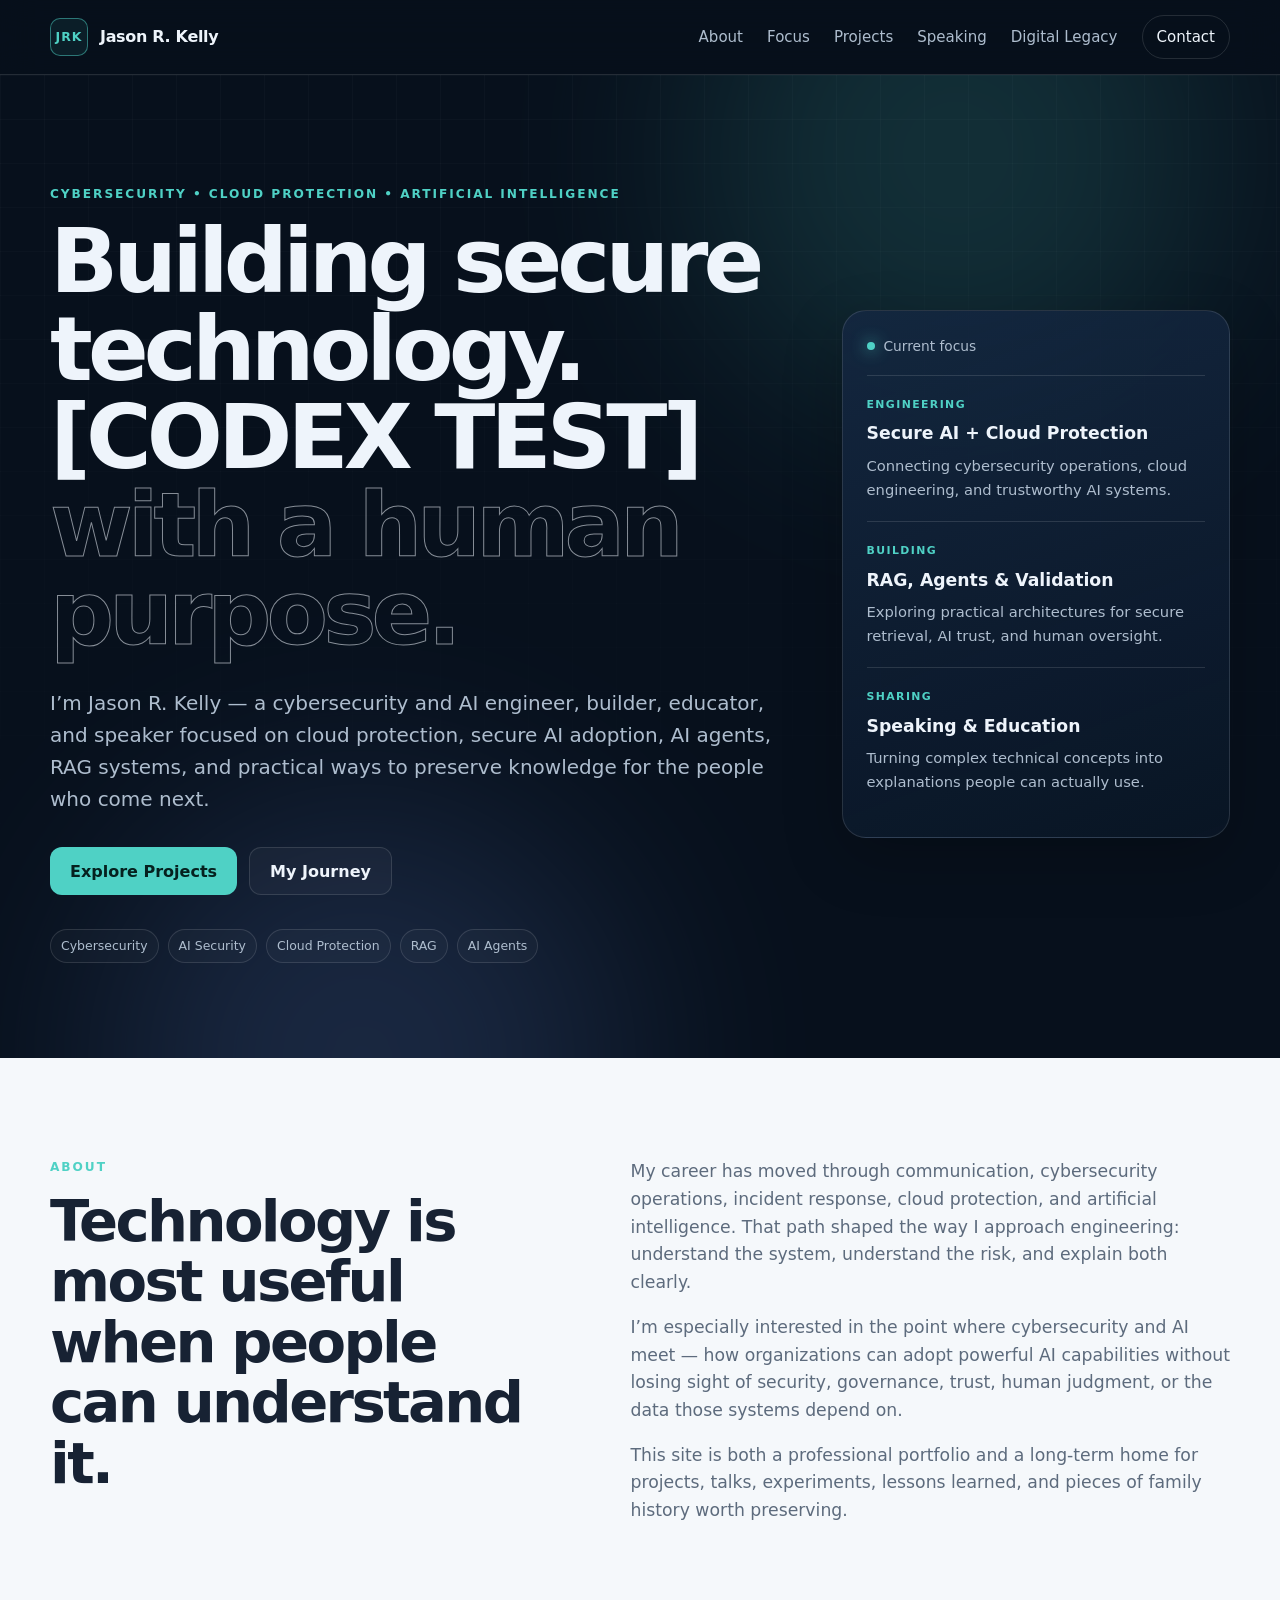
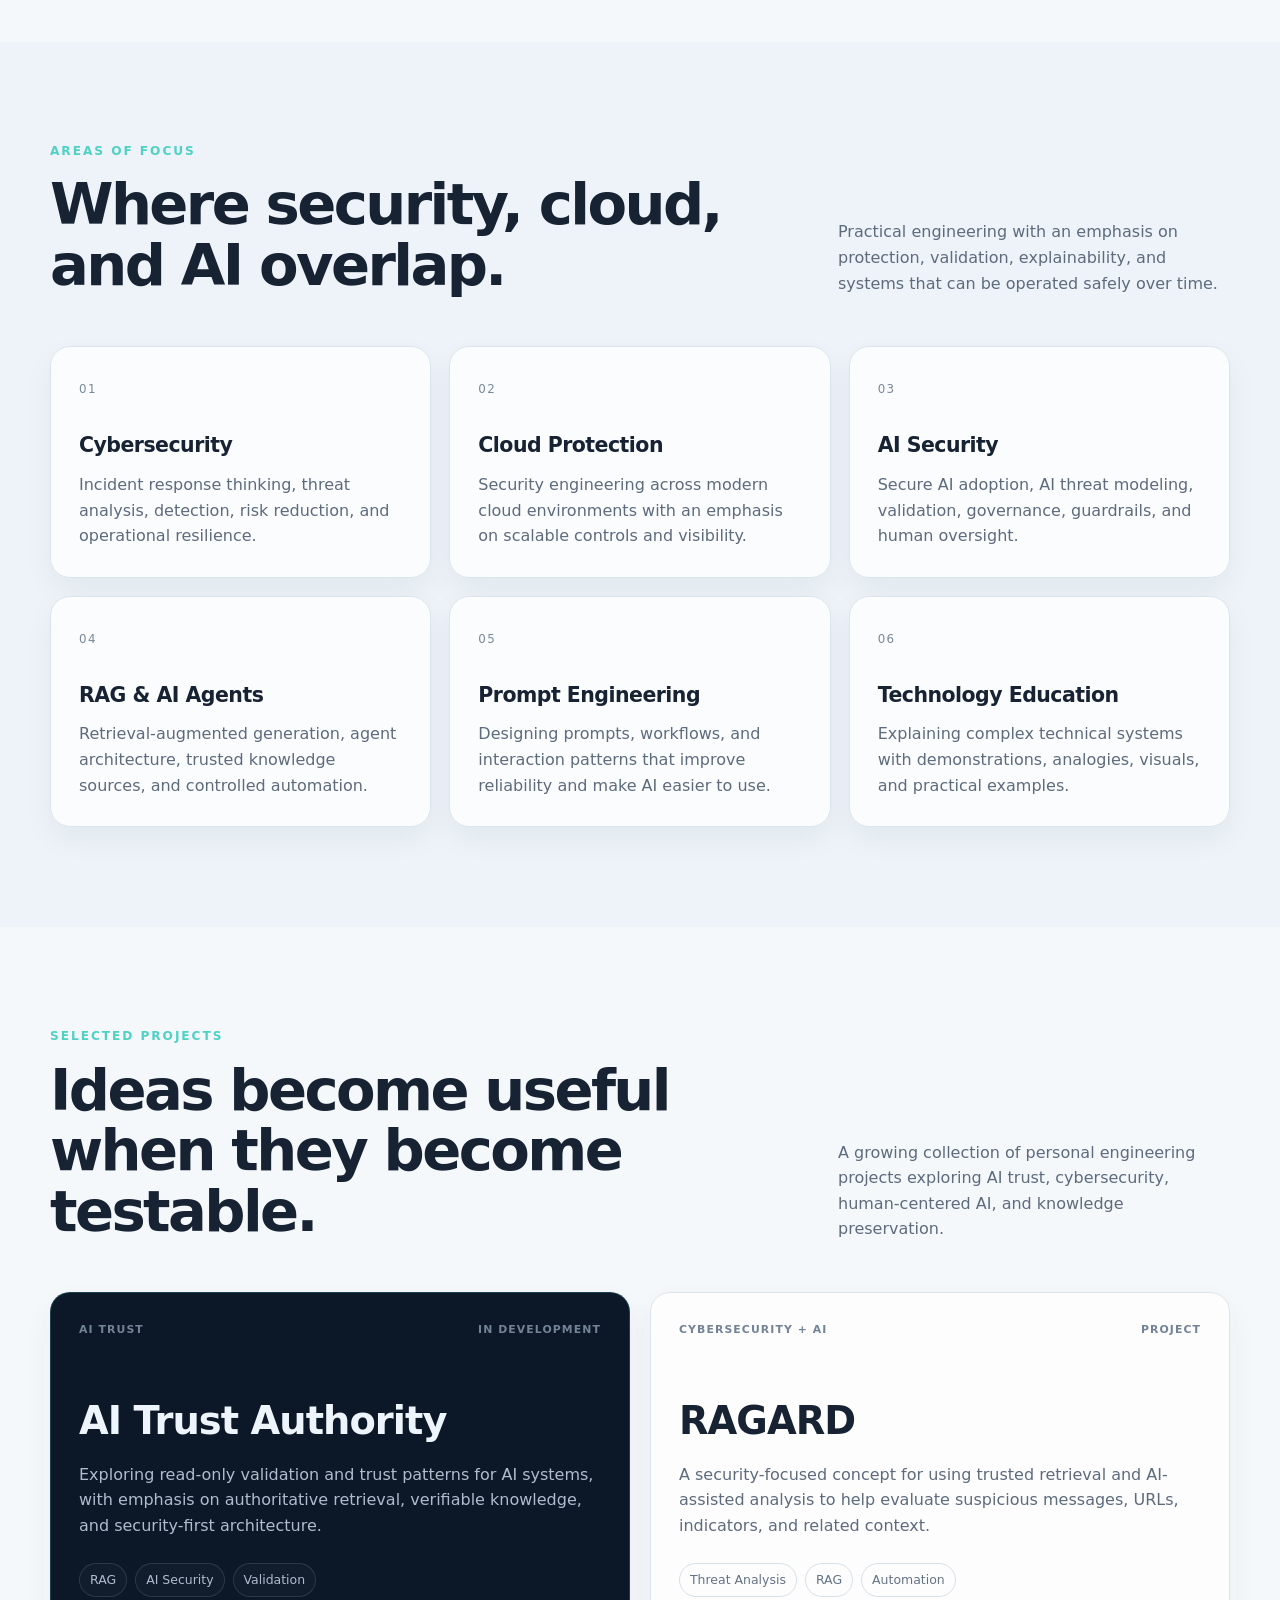
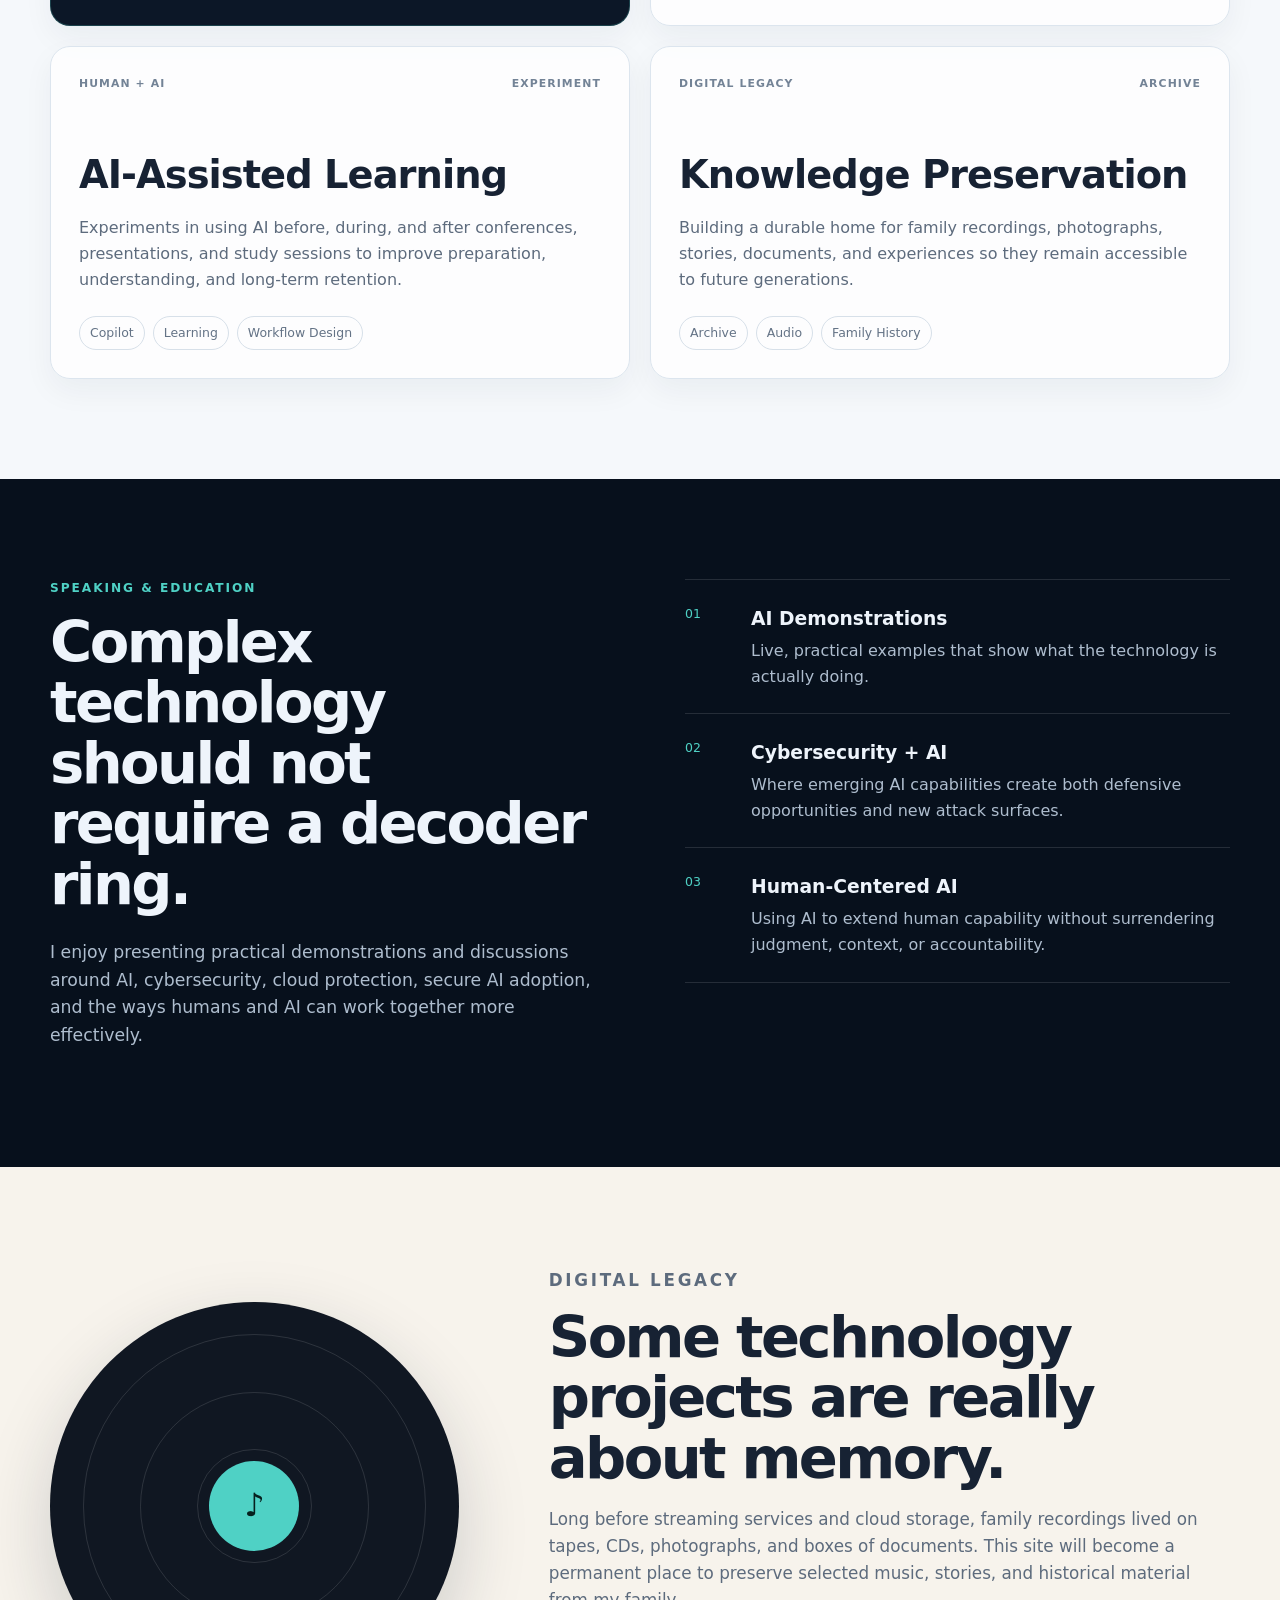
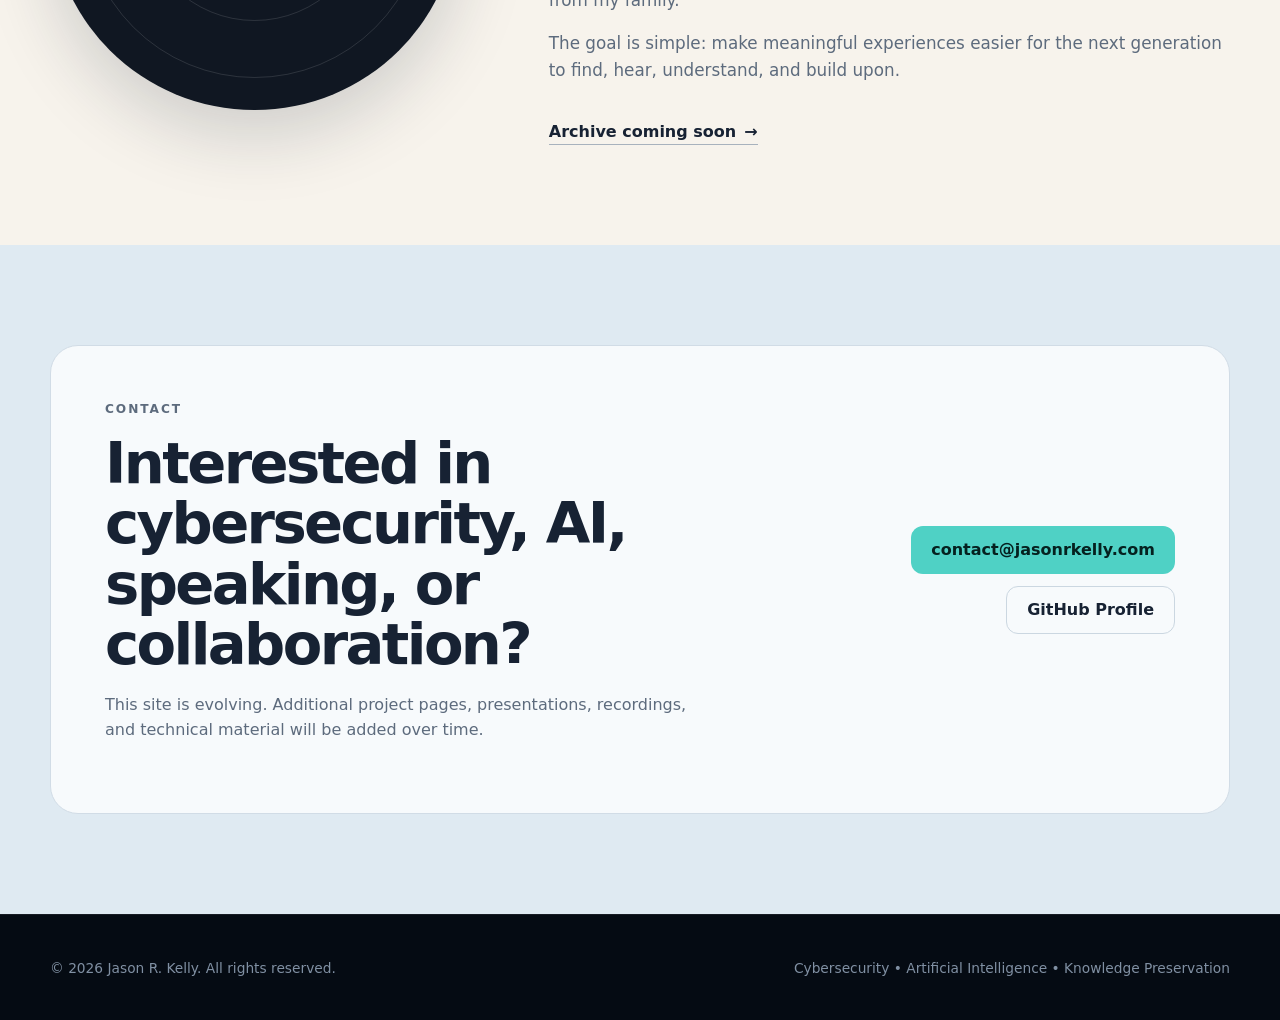
<file: index.html>
<!doctype html>
<html lang="en">
<head>
  <meta charset="utf-8" />
  <meta name="viewport" content="width=device-width, initial-scale=1" />
  <meta name="description" content="Jason R. Kelly — cybersecurity, cloud protection, artificial intelligence, AI security, projects, speaking, and digital knowledge preservation." />
  <meta name="theme-color" content="#08111f" />
  <title>Jason R. Kelly | Cybersecurity Engineer • AI Builder • Speaker</title>
  <link rel="stylesheet" href="assets/styles.css" />
</head>
<body>
  <a class="skip-link" href="#main">Skip to content</a>

  <header class="site-header">
    <div class="container header-inner">
      <a class="brand" href="#top" aria-label="Jason R. Kelly home">
        <span class="brand-mark">JRK</span>
        <span class="brand-name">Jason R. Kelly</span>
      </a>

      <button class="menu-toggle" type="button" aria-expanded="false" aria-controls="site-nav">
        <span class="sr-only">Toggle navigation</span>
        <span></span><span></span><span></span>
      </button>

      <nav id="site-nav" class="site-nav" aria-label="Primary navigation">
        <a href="#about">About</a>
        <a href="#focus">Focus</a>
        <a href="#projects">Projects</a>
        <a href="#speaking">Speaking</a>
        <a href="#legacy">Digital Legacy</a>
        <a class="nav-cta" href="#contact">Contact</a>
      </nav>
    </div>
  </header>

  <main id="main">
    <section id="top" class="hero">
      <div class="hero-glow hero-glow-one"></div>
      <div class="hero-glow hero-glow-two"></div>

      <div class="container hero-grid">
        <div class="hero-copy">
          <p class="eyebrow">Cybersecurity • Cloud Protection • Artificial Intelligence</p>
                  <h1>
            Building secure technology. [CODEX TEST]
            <span>with a human purpose.</span>
          </h1>
          <p class="hero-lead">
            I’m Jason R. Kelly — a cybersecurity and AI engineer, builder, educator, and speaker
            focused on cloud protection, secure AI adoption, AI agents, RAG systems, and practical
            ways to preserve knowledge for the people who come next.
          </p>

          <div class="hero-actions">
            <a class="button primary" href="#projects">Explore Projects</a>
            <a class="button secondary" href="#about">My Journey</a>
          </div>

          <div class="hero-tags" aria-label="Areas of expertise">
            <span>Cybersecurity</span>
            <span>AI Security</span>
            <span>Cloud Protection</span>
            <span>RAG</span>
            <span>AI Agents</span>
          </div>
        </div>

        <aside class="hero-panel" aria-label="Professional summary">
          <div class="panel-topline">
            <span class="status-dot"></span>
            <span>Current focus</span>
          </div>
          <div class="signal-card">
            <span class="signal-label">Engineering</span>
            <strong>Secure AI + Cloud Protection</strong>
            <p>Connecting cybersecurity operations, cloud engineering, and trustworthy AI systems.</p>
          </div>
          <div class="signal-card">
            <span class="signal-label">Building</span>
            <strong>RAG, Agents & Validation</strong>
            <p>Exploring practical architectures for secure retrieval, AI trust, and human oversight.</p>
          </div>
          <div class="signal-card">
            <span class="signal-label">Sharing</span>
            <strong>Speaking & Education</strong>
            <p>Turning complex technical concepts into explanations people can actually use.</p>
          </div>
        </aside>
      </div>
    </section>

    <section id="about" class="section">
      <div class="container two-column">
        <div>
          <p class="section-kicker">About</p>
          <h2>Technology is most useful when people can understand it.</h2>
        </div>
        <div class="prose">
          <p>
            My career has moved through communication, cybersecurity operations, incident response,
            cloud protection, and artificial intelligence. That path shaped the way I approach
            engineering: understand the system, understand the risk, and explain both clearly.
          </p>
          <p>
            I’m especially interested in the point where cybersecurity and AI meet — how organizations
            can adopt powerful AI capabilities without losing sight of security, governance, trust,
            human judgment, or the data those systems depend on.
          </p>
          <p>
            This site is both a professional portfolio and a long-term home for projects, talks,
            experiments, lessons learned, and pieces of family history worth preserving.
          </p>
        </div>
      </div>
    </section>

    <section id="focus" class="section section-muted">
      <div class="container">
        <div class="section-heading">
          <div>
            <p class="section-kicker">Areas of Focus</p>
            <h2>Where security, cloud, and AI overlap.</h2>
          </div>
          <p>
            Practical engineering with an emphasis on protection, validation, explainability, and
            systems that can be operated safely over time.
          </p>
        </div>

        <div class="card-grid focus-grid">
          <article class="card">
            <span class="card-number">01</span>
            <h3>Cybersecurity</h3>
            <p>Incident response thinking, threat analysis, detection, risk reduction, and operational resilience.</p>
          </article>
          <article class="card">
            <span class="card-number">02</span>
            <h3>Cloud Protection</h3>
            <p>Security engineering across modern cloud environments with an emphasis on scalable controls and visibility.</p>
          </article>
          <article class="card">
            <span class="card-number">03</span>
            <h3>AI Security</h3>
            <p>Secure AI adoption, AI threat modeling, validation, governance, guardrails, and human oversight.</p>
          </article>
          <article class="card">
            <span class="card-number">04</span>
            <h3>RAG & AI Agents</h3>
            <p>Retrieval-augmented generation, agent architecture, trusted knowledge sources, and controlled automation.</p>
          </article>
          <article class="card">
            <span class="card-number">05</span>
            <h3>Prompt Engineering</h3>
            <p>Designing prompts, workflows, and interaction patterns that improve reliability and make AI easier to use.</p>
          </article>
          <article class="card">
            <span class="card-number">06</span>
            <h3>Technology Education</h3>
            <p>Explaining complex technical systems with demonstrations, analogies, visuals, and practical examples.</p>
          </article>
        </div>
      </div>
    </section>

    <section id="projects" class="section">
      <div class="container">
        <div class="section-heading">
          <div>
            <p class="section-kicker">Selected Projects</p>
            <h2>Ideas become useful when they become testable.</h2>
          </div>
          <p>
            A growing collection of personal engineering projects exploring AI trust, cybersecurity,
            human-centered AI, and knowledge preservation.
          </p>
        </div>

        <div class="project-grid">
          <article class="project-card featured">
            <div class="project-meta">
              <span>AI Trust</span>
              <span>In Development</span>
            </div>
            <h3>AI Trust Authority</h3>
            <p>
              Exploring read-only validation and trust patterns for AI systems, with emphasis on
              authoritative retrieval, verifiable knowledge, and security-first architecture.
            </p>
            <div class="project-tags">
              <span>RAG</span><span>AI Security</span><span>Validation</span>
            </div>
          </article>

          <article class="project-card">
            <div class="project-meta">
              <span>Cybersecurity + AI</span>
              <span>Project</span>
            </div>
            <h3>RAGARD</h3>
            <p>
              A security-focused concept for using trusted retrieval and AI-assisted analysis to help
              evaluate suspicious messages, URLs, indicators, and related context.
            </p>
            <div class="project-tags">
              <span>Threat Analysis</span><span>RAG</span><span>Automation</span>
            </div>
          </article>

          <article class="project-card">
            <div class="project-meta">
              <span>Human + AI</span>
              <span>Experiment</span>
            </div>
            <h3>AI-Assisted Learning</h3>
            <p>
              Experiments in using AI before, during, and after conferences, presentations, and study
              sessions to improve preparation, understanding, and long-term retention.
            </p>
            <div class="project-tags">
              <span>Copilot</span><span>Learning</span><span>Workflow Design</span>
            </div>
          </article>

          <article class="project-card">
            <div class="project-meta">
              <span>Digital Legacy</span>
              <span>Archive</span>
            </div>
            <h3>Knowledge Preservation</h3>
            <p>
              Building a durable home for family recordings, photographs, stories, documents, and
              experiences so they remain accessible to future generations.
            </p>
            <div class="project-tags">
              <span>Archive</span><span>Audio</span><span>Family History</span>
            </div>
          </article>
        </div>
      </div>
    </section>

    <section id="speaking" class="section section-dark">
      <div class="container speaking-grid">
        <div>
          <p class="section-kicker">Speaking & Education</p>
          <h2>Complex technology should not require a decoder ring.</h2>
          <p class="speaking-lead">
            I enjoy presenting practical demonstrations and discussions around AI, cybersecurity,
            cloud protection, secure AI adoption, and the ways humans and AI can work together more effectively.
          </p>
        </div>

        <div class="talk-list">
          <div class="talk-item">
            <span>01</span>
            <div>
              <h3>AI Demonstrations</h3>
              <p>Live, practical examples that show what the technology is actually doing.</p>
            </div>
          </div>
          <div class="talk-item">
            <span>02</span>
            <div>
              <h3>Cybersecurity + AI</h3>
              <p>Where emerging AI capabilities create both defensive opportunities and new attack surfaces.</p>
            </div>
          </div>
          <div class="talk-item">
            <span>03</span>
            <div>
              <h3>Human-Centered AI</h3>
              <p>Using AI to extend human capability without surrendering judgment, context, or accountability.</p>
            </div>
          </div>
        </div>
      </div>
    </section>

    <section id="legacy" class="section legacy-section">
      <div class="container legacy-grid">
        <div class="legacy-visual" aria-hidden="true">
          <div class="record-ring ring-one"></div>
          <div class="record-ring ring-two"></div>
          <div class="record-ring ring-three"></div>
          <div class="record-center">♪</div>
        </div>

        <div>
          <p class="section-kicker">Digital Legacy</p>
          <h2>Some technology projects are really about memory.</h2>
          <p>
            Long before streaming services and cloud storage, family recordings lived on tapes, CDs,
            photographs, and boxes of documents. This site will become a permanent place to preserve
            selected music, stories, and historical material from my family.
          </p>
          <p>
            The goal is simple: make meaningful experiences easier for the next generation to find,
            hear, understand, and build upon.
          </p>
          <a class="text-link" href="#contact">Archive coming soon <span>→</span></a>
        </div>
      </div>
    </section>

    <section id="contact" class="section contact-section">
      <div class="container contact-box">
        <div>
          <p class="section-kicker">Contact</p>
          <h2>Interested in cybersecurity, AI, speaking, or collaboration?</h2>
          <p>
            This site is evolving. Additional project pages, presentations, recordings, and technical
            material will be added over time.
          </p>
        </div>
        <div class="contact-actions">
          <!-- Replace the address below with the email address you want displayed publicly. -->
          <a class="button primary" href="mailto:contact@jasonrkelly.com">contact@jasonrkelly.com</a>
          <a class="button secondary" href="https://github.com/JokersJason" target="_blank" rel="noopener noreferrer">GitHub Profile</a>
        </div>
      </div>
    </section>
  </main>

  <footer class="site-footer">
    <div class="container footer-inner">
      <p>© <span id="year"></span> Jason R. Kelly. All rights reserved.</p>
      <p>Cybersecurity • Artificial Intelligence • Knowledge Preservation</p>
    </div>
  </footer>

  <script src="assets/site.js"></script>
</body>
</html>
</file>
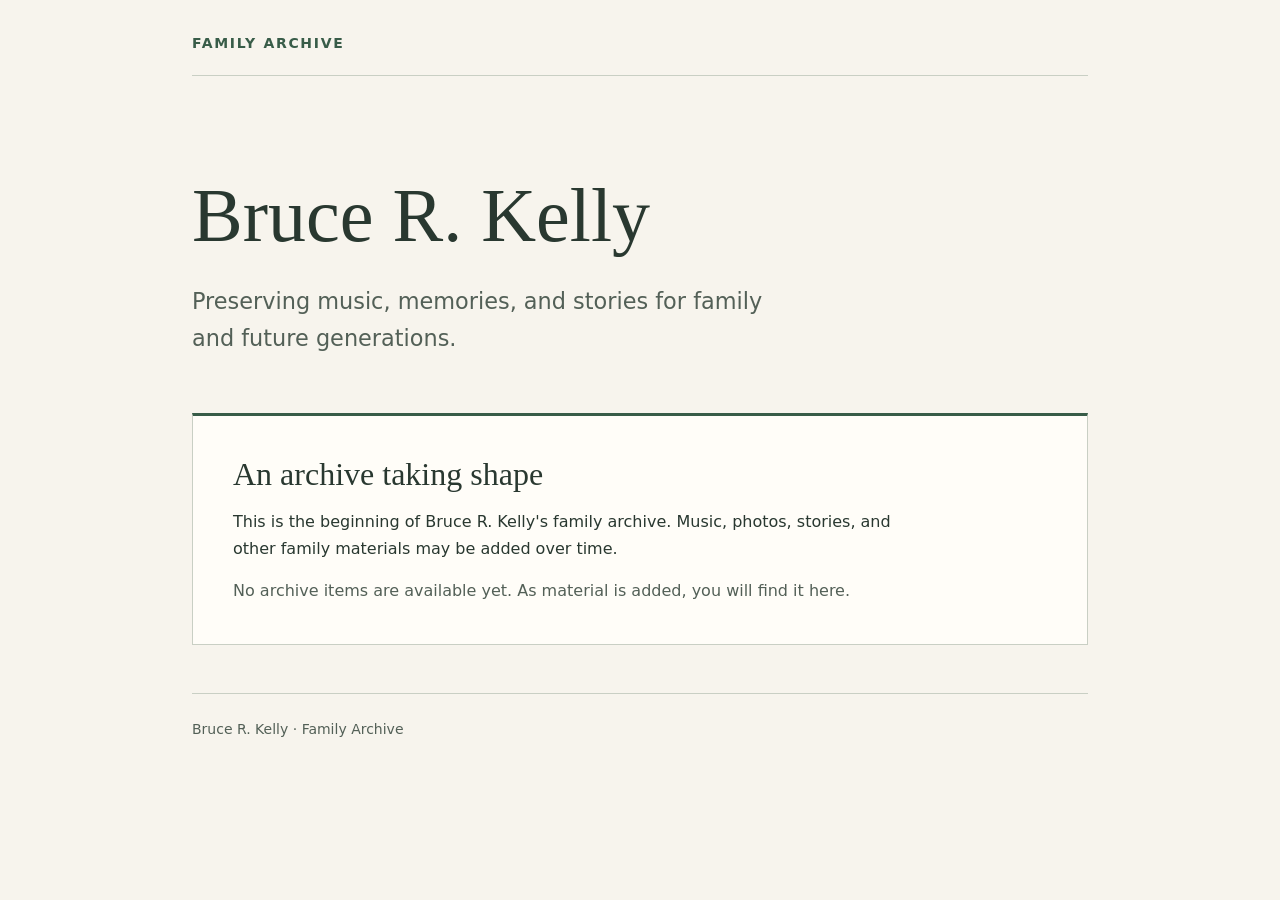
<file: archives/brk/index.html>
<!doctype html>
<html lang="en">
  <head>
    <meta charset="utf-8">
    <meta name="viewport" content="width=device-width, initial-scale=1">
    <meta name="description" content="Bruce R. Kelly Family Archive. Preserving music, memories, and stories for family and future generations.">
    <title>Bruce R. Kelly | Family Archive</title>
    <link rel="stylesheet" href="assets/styles.css">
    <script src="assets/site.js" defer></script>
  </head>
  <body>
    <a class="skip-link" href="#main-content">Skip to content</a>
    <header class="site-header">
      <p class="archive-label">Family Archive</p>
    </header>

    <main id="main-content" tabindex="-1">
      <div class="introduction">
        <h1>Bruce R. Kelly</h1>
        <p class="lead">Preserving music, memories, and stories for family and future generations.</p>
      </div>

      <section class="archive-note" aria-labelledby="archive-heading">
        <h2 id="archive-heading">An archive taking shape</h2>
        <p>This is the beginning of Bruce R. Kelly's family archive. Music, photos, stories, and other family materials may be added over time.</p>
        <p>No archive items are available yet. As material is added, you will find it here.</p>
      </section>
    </main>

    <footer class="site-footer">
      <p>Bruce R. Kelly &middot; Family Archive</p>
    </footer>
  </body>
</html>
</file>
<file: assets/styles.css>
/* JasonRKelly.com — static site styles */

:root {
  --bg: #07101c;
  --bg-soft: #0c1727;
  --panel: rgba(15, 29, 48, 0.72);
  --panel-solid: #101d30;
  --text: #eef4fb;
  --muted: #aebdce;
  --line: rgba(255,255,255,0.12);
  --accent: #4fd1c5;
  --accent-2: #7aa2ff;
  --light-bg: #f5f8fb;
  --light-text: #172233;
  --light-muted: #5d6b7d;
  --max: 1180px;
  --radius: 24px;
  --shadow: 0 20px 60px rgba(0,0,0,0.22);
}

* { box-sizing: border-box; }

html {
  scroll-behavior: smooth;
  scroll-padding-top: 90px;
}

body {
  margin: 0;
  font-family: Inter, ui-sans-serif, system-ui, -apple-system, BlinkMacSystemFont, "Segoe UI", sans-serif;
  background: var(--bg);
  color: var(--text);
  line-height: 1.6;
  -webkit-font-smoothing: antialiased;
}

a { color: inherit; }

img { max-width: 100%; }

.container {
  width: min(calc(100% - 40px), var(--max));
  margin-inline: auto;
}

.skip-link {
  position: fixed;
  left: 16px;
  top: -60px;
  z-index: 999;
  padding: 10px 14px;
  background: #fff;
  color: #000;
  border-radius: 8px;
}
.skip-link:focus { top: 16px; }

.sr-only {
  position: absolute;
  width: 1px; height: 1px;
  padding: 0; margin: -1px;
  overflow: hidden; clip: rect(0,0,0,0);
  white-space: nowrap; border: 0;
}

.site-header {
  position: sticky;
  top: 0;
  z-index: 100;
  border-bottom: 1px solid var(--line);
  background: rgba(7,16,28,0.82);
  backdrop-filter: blur(18px);
}

.header-inner {
  min-height: 74px;
  display: flex;
  align-items: center;
  justify-content: space-between;
  gap: 24px;
}

.brand {
  display: inline-flex;
  align-items: center;
  gap: 12px;
  text-decoration: none;
  font-weight: 700;
}

.brand-mark {
  width: 38px;
  height: 38px;
  border: 1px solid rgba(79,209,197,.5);
  border-radius: 10px;
  display: grid;
  place-items: center;
  color: var(--accent);
  font-size: .78rem;
  letter-spacing: .08em;
  background: rgba(79,209,197,.08);
}

.brand-name { letter-spacing: -.02em; }

.site-nav {
  display: flex;
  align-items: center;
  gap: 24px;
}

.site-nav a {
  text-decoration: none;
  color: var(--muted);
  font-size: .94rem;
  transition: color .2s ease;
}
.site-nav a:hover,
.site-nav a:focus { color: var(--text); }

.site-nav .nav-cta {
  padding: 9px 14px;
  border: 1px solid var(--line);
  border-radius: 999px;
  color: var(--text);
}

.menu-toggle {
  display: none;
  width: 42px;
  height: 42px;
  border: 1px solid var(--line);
  border-radius: 10px;
  background: transparent;
  color: var(--text);
  padding: 10px;
}
.menu-toggle span:not(.sr-only) {
  display: block;
  height: 2px;
  background: currentColor;
  margin: 4px 0;
}

.hero {
  position: relative;
  overflow: hidden;
  padding: 110px 0 95px;
  min-height: 720px;
  display: flex;
  align-items: center;
}

.hero::before {
  content: "";
  position: absolute;
  inset: 0;
  background-image:
    linear-gradient(rgba(255,255,255,.025) 1px, transparent 1px),
    linear-gradient(90deg, rgba(255,255,255,.025) 1px, transparent 1px);
  background-size: 44px 44px;
  mask-image: linear-gradient(to bottom, #000, transparent 90%);
  pointer-events: none;
}

.hero-glow {
  position: absolute;
  width: 520px;
  height: 520px;
  border-radius: 50%;
  filter: blur(110px);
  opacity: .16;
  pointer-events: none;
}
.hero-glow-one { background: var(--accent); top: -180px; right: 5%; }
.hero-glow-two { background: var(--accent-2); bottom: -260px; left: 8%; }

.hero-grid {
  position: relative;
  display: grid;
  grid-template-columns: minmax(0,1.3fr) minmax(320px,.7fr);
  gap: 70px;
  align-items: center;
}

.eyebrow,
.section-kicker {
  margin: 0 0 14px;
  text-transform: uppercase;
  letter-spacing: .16em;
  font-weight: 700;
  font-size: .76rem;
  color: var(--accent);
}

.hero h1 {
  max-width: 850px;
  margin: 0;
  font-size: clamp(3.2rem, 7vw, 6.4rem);
  line-height: .98;
  letter-spacing: -.055em;
}
.hero h1 span {
  display: block;
  color: transparent;
  -webkit-text-stroke: 1px rgba(238,244,251,.55);
}

.hero-lead {
  max-width: 760px;
  margin: 30px 0 0;
  color: var(--muted);
  font-size: clamp(1.06rem, 1.7vw, 1.25rem);
}

.hero-actions,
.contact-actions {
  display: flex;
  flex-wrap: wrap;
  gap: 12px;
  margin-top: 32px;
}

.button {
  display: inline-flex;
  justify-content: center;
  align-items: center;
  min-height: 48px;
  padding: 0 20px;
  border-radius: 12px;
  text-decoration: none;
  font-weight: 700;
  transition: transform .2s ease, border-color .2s ease, background .2s ease;
}
.button:hover { transform: translateY(-2px); }

.button.primary {
  background: var(--accent);
  color: #05211f;
}
.button.secondary {
  border: 1px solid var(--line);
  background: rgba(255,255,255,.035);
}

.hero-tags {
  display: flex;
  flex-wrap: wrap;
  gap: 9px;
  margin-top: 34px;
}
.hero-tags span,
.project-tags span {
  font-size: .78rem;
  border: 1px solid var(--line);
  border-radius: 999px;
  padding: 6px 10px;
  color: var(--muted);
  background: rgba(255,255,255,.025);
}

.hero-panel {
  position: relative;
  padding: 24px;
  background: linear-gradient(160deg, rgba(20,39,64,.95), rgba(10,22,38,.86));
  border: 1px solid var(--line);
  border-radius: var(--radius);
  box-shadow: var(--shadow);
}

.panel-topline {
  display: flex;
  align-items: center;
  gap: 9px;
  color: var(--muted);
  font-size: .86rem;
  margin-bottom: 18px;
}
.status-dot {
  width: 8px; height: 8px;
  border-radius: 50%;
  background: var(--accent);
  box-shadow: 0 0 16px var(--accent);
}

.signal-card {
  padding: 20px 0;
  border-top: 1px solid var(--line);
}
.signal-label {
  display: block;
  color: var(--accent);
  text-transform: uppercase;
  letter-spacing: .13em;
  font-size: .68rem;
  font-weight: 800;
  margin-bottom: 7px;
}
.signal-card strong {
  display: block;
  font-size: 1.08rem;
}
.signal-card p {
  margin: 6px 0 0;
  color: var(--muted);
  font-size: .92rem;
}

.section {
  padding: 100px 0;
  background: var(--light-bg);
  color: var(--light-text);
}

.section-muted { background: #edf3f8; }

.two-column {
  display: grid;
  grid-template-columns: .9fr 1.1fr;
  gap: 90px;
  align-items: start;
}

.section h2 {
  margin: 0;
  max-width: 760px;
  font-size: clamp(2.2rem, 4.5vw, 4rem);
  line-height: 1.05;
  letter-spacing: -.045em;
}

.prose {
  color: var(--light-muted);
  font-size: 1.08rem;
}
.prose p:first-child { margin-top: 0; }

.section-heading {
  display: grid;
  grid-template-columns: 1.3fr .7fr;
  gap: 60px;
  align-items: end;
  margin-bottom: 50px;
}
.section-heading > p {
  color: var(--light-muted);
  margin: 0;
}

.card-grid {
  display: grid;
  gap: 18px;
}
.focus-grid { grid-template-columns: repeat(3, 1fr); }

.card,
.project-card {
  border: 1px solid #dce5ee;
  border-radius: 20px;
  background: rgba(255,255,255,.78);
  padding: 28px;
  box-shadow: 0 12px 30px rgba(22,34,51,.05);
}

.card-number {
  display: inline-block;
  color: #7a8999;
  font-size: .74rem;
  letter-spacing: .12em;
  margin-bottom: 30px;
}
.card h3,
.project-card h3 {
  margin: 0 0 10px;
  font-size: 1.28rem;
  letter-spacing: -.025em;
}
.card p,
.project-card p {
  margin: 0;
  color: var(--light-muted);
}

.project-grid {
  display: grid;
  grid-template-columns: repeat(2, 1fr);
  gap: 20px;
}

.project-card {
  min-height: 310px;
  display: flex;
  flex-direction: column;
}

.project-card.featured {
  background: var(--bg-soft);
  color: var(--text);
  border-color: rgba(79,209,197,.23);
}
.project-card.featured p { color: var(--muted); }

.project-meta {
  display: flex;
  justify-content: space-between;
  gap: 20px;
  text-transform: uppercase;
  letter-spacing: .1em;
  font-size: .68rem;
  font-weight: 800;
  color: #738396;
  margin-bottom: auto;
}
.project-card h3 {
  font-size: clamp(1.7rem, 3vw, 2.45rem);
  margin-top: 52px;
}
.project-tags {
  display: flex;
  flex-wrap: wrap;
  gap: 8px;
  margin-top: 24px;
}
.project-card:not(.featured) .project-tags span {
  border-color: #d7e0e9;
  color: #647386;
}

.section-dark {
  background: var(--bg);
  color: var(--text);
}

.speaking-grid {
  display: grid;
  grid-template-columns: 1fr 1fr;
  gap: 90px;
}
.speaking-lead {
  color: var(--muted);
  max-width: 650px;
  font-size: 1.08rem;
  margin-top: 24px;
}

.talk-list { border-top: 1px solid var(--line); }
.talk-item {
  display: grid;
  grid-template-columns: 48px 1fr;
  gap: 18px;
  padding: 24px 0;
  border-bottom: 1px solid var(--line);
}
.talk-item > span { color: var(--accent); font-size: .78rem; }
.talk-item h3 { margin: 0 0 4px; }
.talk-item p { margin: 0; color: var(--muted); }

.legacy-section { background: #f7f3ec; }

.legacy-grid {
  display: grid;
  grid-template-columns: .75fr 1.25fr;
  gap: 90px;
  align-items: center;
}

.legacy-grid p {
  color: var(--light-muted);
  font-size: 1.05rem;
}

.legacy-visual {
  position: relative;
  width: min(100%, 420px);
  aspect-ratio: 1;
  border-radius: 50%;
  background: #101722;
  box-shadow: 0 25px 70px rgba(22,34,51,.18);
  display: grid;
  place-items: center;
}
.record-ring {
  position: absolute;
  border-radius: 50%;
  border: 1px solid rgba(255,255,255,.12);
}
.ring-one { inset: 8%; }
.ring-two { inset: 22%; }
.ring-three { inset: 36%; }
.record-center {
  width: 90px;
  height: 90px;
  border-radius: 50%;
  display: grid;
  place-items: center;
  background: var(--accent);
  color: #06201e;
  font-size: 2rem;
}

.text-link {
  display: inline-flex;
  gap: 8px;
  margin-top: 18px;
  font-weight: 800;
  text-decoration: none;
  border-bottom: 1px solid #a8b2bd;
}

.contact-section {
  background: #dfeaf2;
}

.contact-box {
  display: grid;
  grid-template-columns: 1.2fr .8fr;
  gap: 60px;
  align-items: center;
  padding: 54px;
  border-radius: 28px;
  background: #f7fafc;
  border: 1px solid #d1dce6;
}
.contact-box p { color: var(--light-muted); }
.contact-actions { justify-content: flex-end; margin-top: 0; }
.contact-actions .secondary { border-color: #cbd7e1; }

.site-footer {
  padding: 28px 0;
  background: #050b13;
  color: #8090a3;
  border-top: 1px solid rgba(255,255,255,.07);
}
.footer-inner {
  display: flex;
  justify-content: space-between;
  gap: 20px;
  font-size: .86rem;
}

@media (max-width: 900px) {
  .menu-toggle { display: block; }
  .site-nav {
    display: none;
    position: absolute;
    left: 20px;
    right: 20px;
    top: 68px;
    flex-direction: column;
    align-items: stretch;
    gap: 4px;
    padding: 16px;
    border: 1px solid var(--line);
    border-radius: 16px;
    background: #0a1422;
    box-shadow: var(--shadow);
  }
  .site-nav.open { display: flex; }
  .site-nav a { padding: 10px 12px; }

  .hero { padding-top: 80px; min-height: auto; }
  .hero-grid,
  .two-column,
  .section-heading,
  .speaking-grid,
  .legacy-grid,
  .contact-box {
    grid-template-columns: 1fr;
    gap: 40px;
  }
  .hero-grid { gap: 50px; }
  .focus-grid { grid-template-columns: repeat(2, 1fr); }
  .contact-actions { justify-content: flex-start; }
}

@media (max-width: 620px) {
  .container { width: min(calc(100% - 28px), var(--max)); }
  .hero { padding: 70px 0 70px; }
  .hero h1 { font-size: clamp(2.9rem, 15vw, 4.6rem); }
  .section { padding: 76px 0; }
  .focus-grid,
  .project-grid { grid-template-columns: 1fr; }
  .card,
  .project-card { padding: 22px; }
  .contact-box { padding: 28px; }
  .footer-inner { flex-direction: column; }
  .brand-name { display: none; }
}
</file>
<file: archives/brk/assets/styles.css>
:root {
  color-scheme: light;
  --background: #f7f4ed;
  --surface: #fffdf8;
  --text: #293830;
  --muted: #536057;
  --border: #c9cfc4;
  --accent: #385c48;
  font-family: system-ui, -apple-system, BlinkMacSystemFont, "Segoe UI", sans-serif;
  color: var(--text);
  background: var(--background);
  line-height: 1.65;
}

* {
  box-sizing: border-box;
}

body {
  max-width: 64rem;
  margin: 0 auto;
  padding: 0 clamp(1.25rem, 5vw, 4rem);
  overflow-wrap: break-word;
}

.site-header {
  padding: 2rem 0 1.25rem;
  border-bottom: 1px solid var(--border);
}

.archive-label {
  margin: 0;
  color: var(--accent);
  font-size: 0.875rem;
  font-weight: 600;
  letter-spacing: 0.12em;
  text-transform: uppercase;
}

.introduction {
  padding: clamp(3rem, 8vw, 6rem) 0 clamp(2rem, 5vw, 3.5rem);
}

h1,
h2 {
  font-family: Georgia, "Times New Roman", serif;
  font-weight: 400;
  line-height: 1.15;
  text-wrap: balance;
}

h1 {
  margin: 0 0 1.5rem;
  font-size: clamp(2.5rem, 7vw, 4.75rem);
}

.lead {
  max-width: 36rem;
  margin: 0;
  font-size: clamp(1.125rem, 2.5vw, 1.4rem);
  color: var(--muted);
}

.archive-note {
  padding: clamp(1.25rem, 4vw, 2.5rem);
  background: var(--surface);
  border: 1px solid var(--border);
  border-top: 3px solid var(--accent);
}

h2 {
  margin: 0 0 1rem;
  font-size: clamp(1.5rem, 4vw, 2rem);
}

.archive-note p {
  max-width: 42rem;
  margin: 0 0 1rem;
}

.archive-note p:last-child {
  margin-bottom: 0;
  color: var(--muted);
}

.site-footer {
  margin-top: 3rem;
  padding: 1.5rem 0;
  border-top: 1px solid var(--border);
  color: var(--muted);
  font-size: 0.875rem;
}

.site-footer p {
  margin: 0;
}

.skip-link {
  position: absolute;
  top: 0.5rem;
  left: 1rem;
  padding: 0.75rem 1rem;
  color: var(--text);
  background: var(--surface);
  transform: translateY(-200%);
}

.skip-link:focus {
  transform: translateY(0);
}

:focus-visible {
  outline: 3px solid var(--accent);
  outline-offset: 4px;
}
</file>
